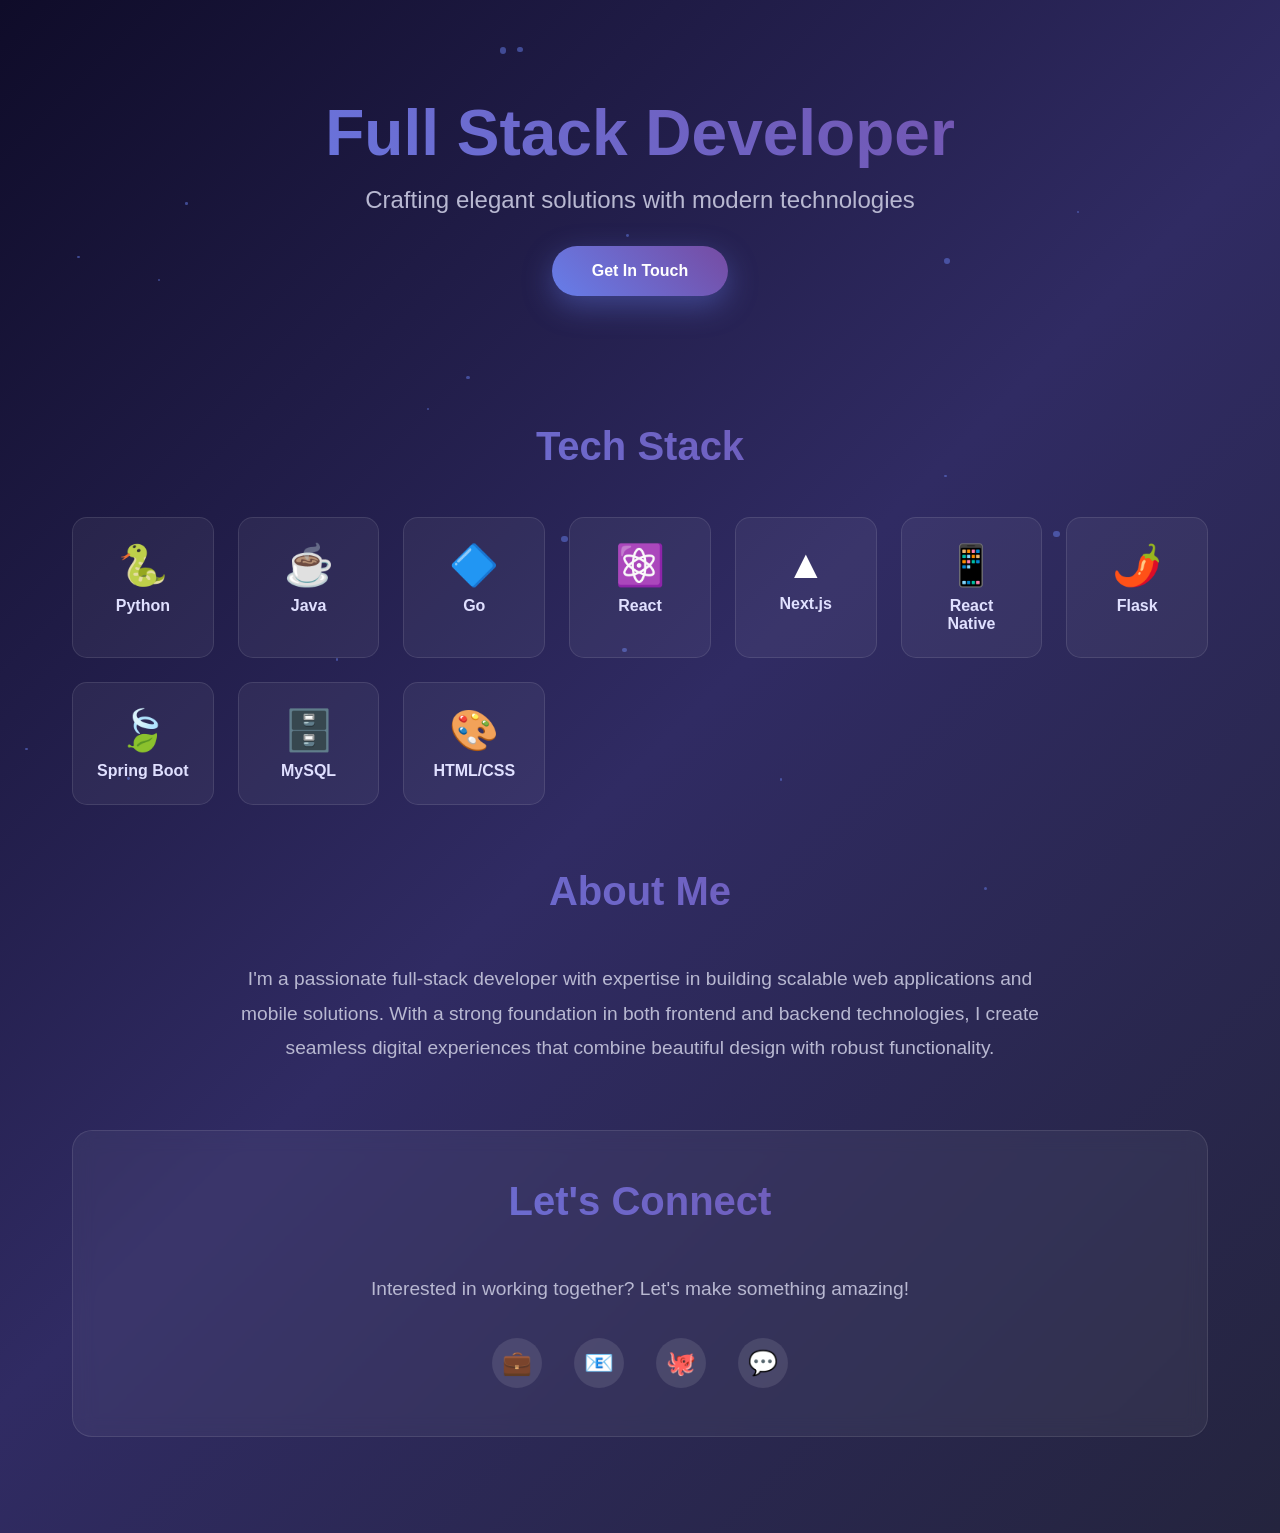
<file: dev_landing_page.html>
<!DOCTYPE html>
<html lang="en">
<head>
    <meta charset="UTF-8">
    <meta name="viewport" content="width=device-width, initial-scale=1.0">
    <title>Developer Portfolio</title>
    <style>
        * {
            margin: 0;
            padding: 0;
            box-sizing: border-box;
        }

        body {
            font-family: -apple-system, BlinkMacSystemFont, 'Segoe UI', Roboto, Oxygen, Ubuntu, Cantarell, sans-serif;
            background: linear-gradient(135deg, #0f0c29 0%, #302b63 50%, #24243e 100%);
            color: #fff;
            overflow-x: hidden;
        }

        .container {
            max-width: 1200px;
            margin: 0 auto;
            padding: 2rem;
        }

        header {
            padding: 4rem 0;
            text-align: center;
            position: relative;
        }

        .hero-title {
            font-size: 4rem;
            font-weight: 700;
            margin-bottom: 1rem;
            background: linear-gradient(45deg, #667eea 0%, #764ba2 100%);
            -webkit-background-clip: text;
            -webkit-text-fill-color: transparent;
            background-clip: text;
            animation: fadeInUp 0.8s ease-out;
        }

        .hero-subtitle {
            font-size: 1.5rem;
            color: #b8b8d1;
            margin-bottom: 2rem;
            animation: fadeInUp 0.8s ease-out 0.2s both;
        }

        .cta-button {
            display: inline-block;
            padding: 1rem 2.5rem;
            background: linear-gradient(45deg, #667eea 0%, #764ba2 100%);
            color: white;
            text-decoration: none;
            border-radius: 50px;
            font-weight: 600;
            transition: all 0.3s ease;
            animation: fadeInUp 0.8s ease-out 0.4s both;
            box-shadow: 0 10px 30px rgba(102, 126, 234, 0.4);
        }

        .cta-button:hover {
            transform: translateY(-3px);
            box-shadow: 0 15px 40px rgba(102, 126, 234, 0.6);
        }

        .skills-section {
            margin: 4rem 0;
            animation: fadeInUp 0.8s ease-out 0.6s both;
        }

        .section-title {
            font-size: 2.5rem;
            text-align: center;
            margin-bottom: 3rem;
            background: linear-gradient(45deg, #667eea 0%, #764ba2 100%);
            -webkit-background-clip: text;
            -webkit-text-fill-color: transparent;
            background-clip: text;
        }

        .skills-grid {
            display: grid;
            grid-template-columns: repeat(auto-fit, minmax(140px, 1fr));
            gap: 1.5rem;
        }

        .skill-card {
            background: rgba(255, 255, 255, 0.05);
            backdrop-filter: blur(10px);
            border: 1px solid rgba(255, 255, 255, 0.1);
            border-radius: 15px;
            padding: 1.5rem;
            text-align: center;
            transition: all 0.3s ease;
            cursor: pointer;
        }

        .skill-card:hover {
            transform: translateY(-10px);
            background: rgba(255, 255, 255, 0.1);
            box-shadow: 0 10px 30px rgba(102, 126, 234, 0.3);
        }

        .skill-icon {
            font-size: 2.5rem;
            margin-bottom: 0.5rem;
        }

        .skill-name {
            font-weight: 600;
            color: #e0e0ff;
        }

        .about-section {
            margin: 4rem 0;
            text-align: center;
            animation: fadeInUp 0.8s ease-out 0.8s both;
        }

        .about-text {
            font-size: 1.2rem;
            line-height: 1.8;
            color: #b8b8d1;
            max-width: 800px;
            margin: 0 auto;
        }

        .contact-section {
            margin: 4rem 0;
            text-align: center;
            padding: 3rem;
            background: rgba(255, 255, 255, 0.05);
            backdrop-filter: blur(10px);
            border-radius: 20px;
            border: 1px solid rgba(255, 255, 255, 0.1);
            animation: fadeInUp 0.8s ease-out 1s both;
        }

        .social-links {
            display: flex;
            justify-content: center;
            gap: 2rem;
            margin-top: 2rem;
        }

        .social-link {
            width: 50px;
            height: 50px;
            background: rgba(255, 255, 255, 0.1);
            border-radius: 50%;
            display: flex;
            align-items: center;
            justify-content: center;
            transition: all 0.3s ease;
            text-decoration: none;
            font-size: 1.5rem;
        }

        .social-link:hover {
            background: linear-gradient(45deg, #667eea 0%, #764ba2 100%);
            transform: scale(1.1);
        }

        @keyframes fadeInUp {
            from {
                opacity: 0;
                transform: translateY(30px);
            }
            to {
                opacity: 1;
                transform: translateY(0);
            }
        }

        .particles {
            position: fixed;
            top: 0;
            left: 0;
            width: 100%;
            height: 100%;
            pointer-events: none;
            z-index: -1;
        }

        .particle {
            position: absolute;
            background: rgba(102, 126, 234, 0.5);
            border-radius: 50%;
            animation: float 10s infinite;
        }

        @keyframes float {
            0%, 100% {
                transform: translateY(0) translateX(0);
            }
            25% {
                transform: translateY(-100px) translateX(50px);
            }
            50% {
                transform: translateY(-50px) translateX(100px);
            }
            75% {
                transform: translateY(-150px) translateX(50px);
            }
        }

        @media (max-width: 768px) {
            .hero-title {
                font-size: 2.5rem;
            }
            .hero-subtitle {
                font-size: 1.2rem;
            }
            .skills-grid {
                grid-template-columns: repeat(auto-fit, minmax(120px, 1fr));
            }
        }
    </style>
</head>
<body>
    <div class="particles" id="particles"></div>
    
    <div class="container">
        <header>
            <h1 class="hero-title">Full Stack Developer</h1>
            <p class="hero-subtitle">Crafting elegant solutions with modern technologies</p>
            <a href="#contact" class="cta-button">Get In Touch</a>
        </header>

        <section class="skills-section">
            <h2 class="section-title">Tech Stack</h2>
            <div class="skills-grid">
                <div class="skill-card">
                    <div class="skill-icon">🐍</div>
                    <div class="skill-name">Python</div>
                </div>
                <div class="skill-card">
                    <div class="skill-icon">☕</div>
                    <div class="skill-name">Java</div>
                </div>
                <div class="skill-card">
                    <div class="skill-icon">🔷</div>
                    <div class="skill-name">Go</div>
                </div>
                <div class="skill-card">
                    <div class="skill-icon">⚛️</div>
                    <div class="skill-name">React</div>
                </div>
                <div class="skill-card">
                    <div class="skill-icon">▲</div>
                    <div class="skill-name">Next.js</div>
                </div>
                <div class="skill-card">
                    <div class="skill-icon">📱</div>
                    <div class="skill-name">React Native</div>
                </div>
                <div class="skill-card">
                    <div class="skill-icon">🌶️</div>
                    <div class="skill-name">Flask</div>
                </div>
                <div class="skill-card">
                    <div class="skill-icon">🍃</div>
                    <div class="skill-name">Spring Boot</div>
                </div>
                <div class="skill-card">
                    <div class="skill-icon">🗄️</div>
                    <div class="skill-name">MySQL</div>
                </div>
                <div class="skill-card">
                    <div class="skill-icon">🎨</div>
                    <div class="skill-name">HTML/CSS</div>
                </div>
            </div>
        </section>

        <section class="about-section">
            <h2 class="section-title">About Me</h2>
            <p class="about-text">
                I'm a passionate full-stack developer with expertise in building scalable web applications and mobile solutions. 
                With a strong foundation in both frontend and backend technologies, I create seamless digital experiences 
                that combine beautiful design with robust functionality.
            </p>
        </section>

        <section class="contact-section" id="contact">
            <h2 class="section-title">Let's Connect</h2>
            <p class="about-text">Interested in working together? Let's make something amazing!</p>
            <div class="social-links">
                <a href="#" class="social-link">💼</a>
                <a href="#" class="social-link">📧</a>
                <a href="#" class="social-link">🐙</a>
                <a href="#" class="social-link">💬</a>
            </div>
        </section>
    </div>

    <script>
        // Create floating particles
        const particlesContainer = document.getElementById('particles');
        for (let i = 0; i < 20; i++) {
            const particle = document.createElement('div');
            particle.className = 'particle';
            particle.style.width = Math.random() * 5 + 2 + 'px';
            particle.style.height = particle.style.width;
            particle.style.left = Math.random() * 100 + '%';
            particle.style.top = Math.random() * 100 + '%';
            particle.style.animationDelay = Math.random() * 10 + 's';
            particle.style.animationDuration = Math.random() * 10 + 10 + 's';
            particlesContainer.appendChild(particle);
        }

        // Smooth scrolling
        document.querySelectorAll('a[href^="#"]').forEach(anchor => {
            anchor.addEventListener('click', function (e) {
                e.preventDefault();
                const target = document.querySelector(this.getAttribute('href'));
                if (target) {
                    target.scrollIntoView({ behavior: 'smooth' });
                }
            });
        });
    </script>
</body>
</html>
</file>
